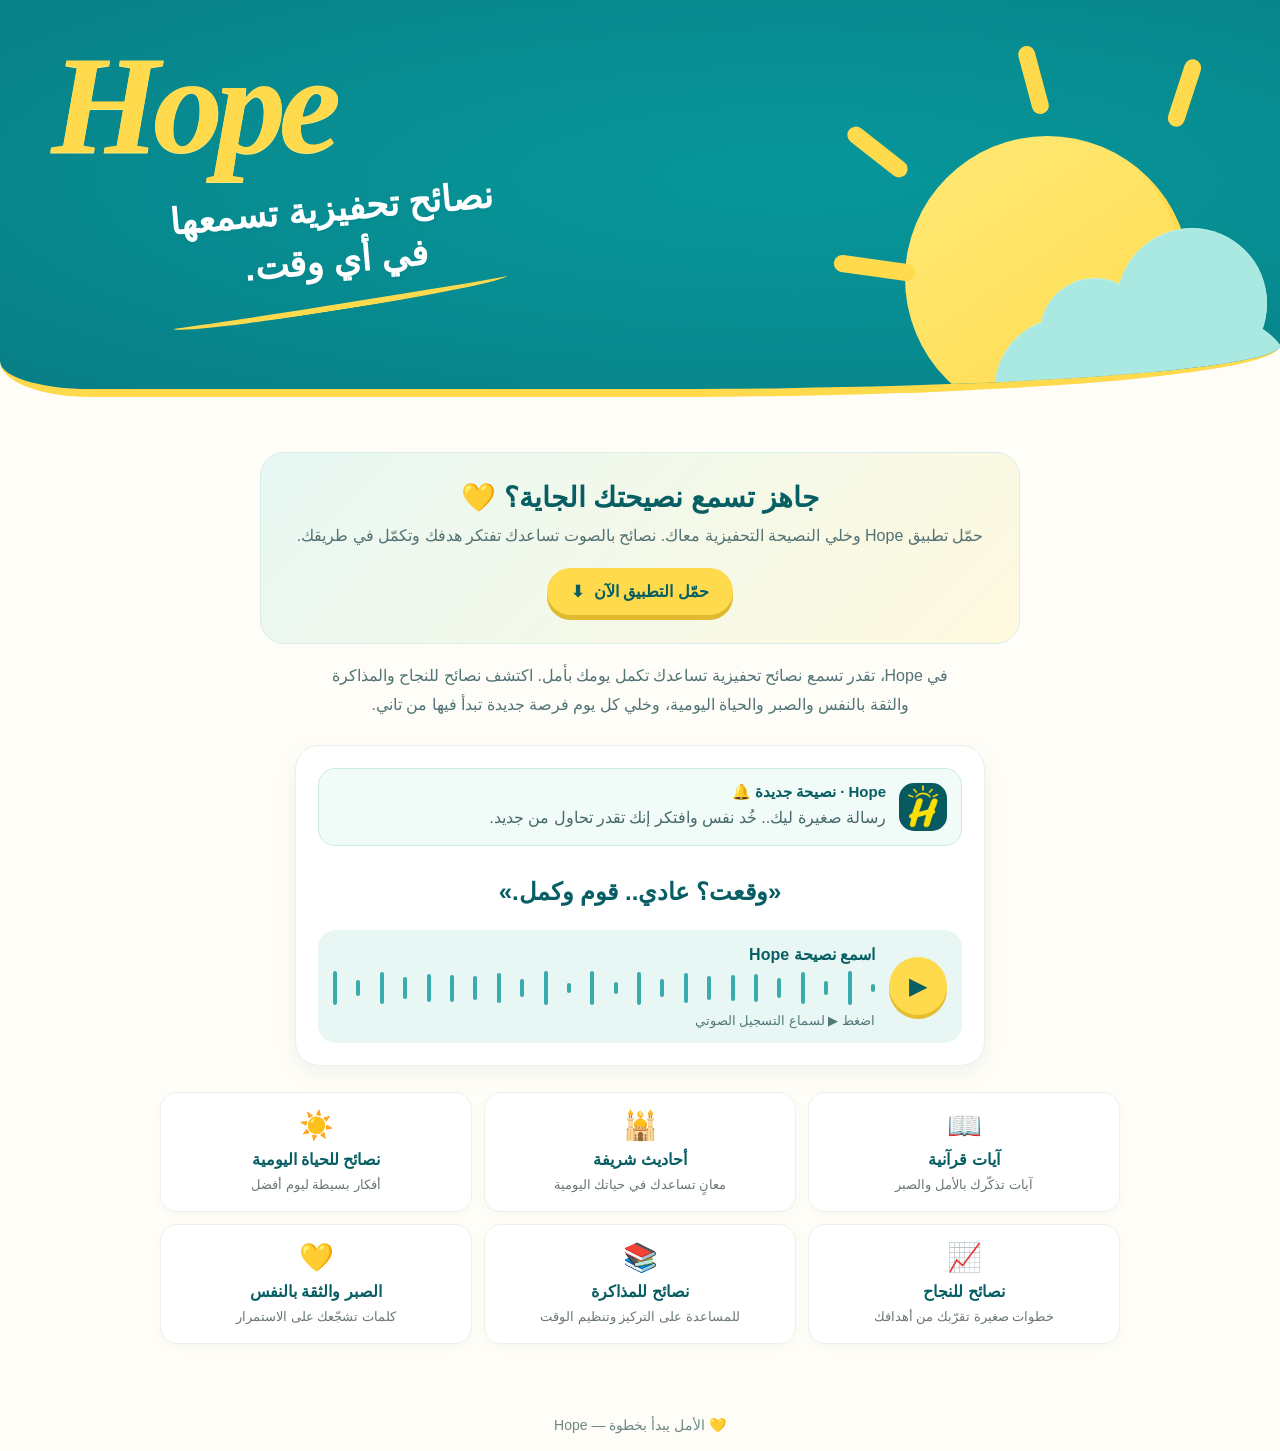
<file: index.html>
<!doctype html>
<html lang="ar" dir="rtl">
<head>
  <meta charset="utf-8">
  <meta name="viewport" content="width=device-width, initial-scale=1">

  <title>نصائح تحفيزية _Hope</title>

  <meta name="description" content="Hope - نصائح تحفيزية تسمعها في أي وقت. نصائح بالصوت عن النجاح والمذاكرة والصبر والثقة بالنفس والحياة اليومية. حمّل تطبيق Hope وخلي الأمل معاك دائمًا.">

  <meta name="robots" content="index, follow">
  <meta name="application-name" content="Hope">
  <meta name="author" content="Hope">

  <meta name="google-site-verification" content="Atxtpsn2oq3HtmXTFNJQakOCsaA4qLwp1TX1oa8ejLM">

  <link rel="canonical" href="https://hope-amal-app.github.io/hope-website/">

  <link rel="icon" type="image/png" sizes="512x512" href="./favicon.png">
  <link rel="shortcut icon" href="./favicon.ico">
  <link rel="apple-touch-icon" href="./favicon.png">

  <link rel="stylesheet" href="./hope.css">

  <meta name="theme-color" content="#07818B">

  <meta property="og:type" content="website">
  <meta property="og:locale" content="ar_EG">
  <meta property="og:site_name" content="Hope">
  <meta property="og:title" content="نصائح تحفيزية _Hope">
  <meta property="og:description" content="اكتشف Hope، تطبيق نصائح تحفيزية بالصوت تساعدك تكمل يومك بأمل وتسعى لهدفك.">
  <meta property="og:url" content="https://hope-amal-app.github.io/hope-website/">
  <meta property="og:image" content="https://hope-amal-app.github.io/hope-website/hope-logo.jpg">

  <meta name="twitter:card" content="summary">
  <meta name="twitter:title" content="نصائح تحفيزية _Hope">
  <meta name="twitter:description" content="نصائح تحفيزية تسمعها في أي وقت مع تطبيق Hope.">
  <meta name="twitter:image" content="https://hope-amal-app.github.io/hope-website/hope-logo.jpg">
</head>

<body>

  <header class="hero">
    <div class="hero-copy">
      <p class="brand" dir="ltr">Hope</p>
      <p class="tagline">نصائح تحفيزية تسمعها<br>في أي وقت.</p>
    </div>

    <div class="sun" aria-hidden="true">
      <i class="ray r1"></i>
      <i class="ray r2"></i>
      <i class="ray r3"></i>
      <i class="ray r4"></i>
    </div>

    <div class="cloud" aria-hidden="true"></div>
  </header>

  <main>

    <!-- قسم التحميل تحت الخط الأصفر مباشرة -->
    <section class="download-app" aria-label="تحميل تطبيق Hope">

      <h2>جاهز تسمع نصيحتك الجاية؟ 💛</h2>

      <p>
        حمّل تطبيق Hope وخلي النصيحة التحفيزية معاك.
        نصائح بالصوت تساعدك تفتكر هدفك وتكمّل في طريقك.
      </p>

      <a
        class="download-btn"
        href="https://github.com/hope-amal-app/hope-website/releases/download/v1.0.2/app-release.apk"
        rel="noopener noreferrer"
        download="Hope.apk"
      >
        حمّل التطبيق الآن <span aria-hidden="true">⬇</span>
      </a>

    </section>

    <!-- مقدمة الموقع -->
    <section aria-label="مقدمة عن تطبيق Hope">

      <h1>نصيحتك مش بس هتقراها.. هتسمعها كمان 💛</h1>

      <p class="intro">
        في Hope، تقدر تسمع نصائح تحفيزية تساعدك تكمل يومك بأمل.
        اكتشف نصائح للنجاح والمذاكرة والثقة بالنفس والصبر والحياة اليومية،
        وخلي كل يوم فرصة جديدة تبدأ فيها من تاني.
      </p>

    </section>

    <!-- مثال على إشعار ونصيحة صوتية -->
    <section class="feature" aria-label="مثال على نصيحة تحفيزية صوتية">

      <div class="notification">
        <div class="appicon">
          <img src="./hope-logo.jpg" alt="شعار تطبيق Hope">
        </div>

        <div>
          <div class="notif-title">Hope · نصيحة جديدة 🔔</div>
          <div class="notif-text">
            رسالة صغيرة ليك.. خُد نفس وافتكر إنك تقدر تحاول من جديد.
          </div>
        </div>
      </div>

      <p class="quote">«وقعت؟ عادي.. قوم وكمل.»</p>

      <div class="audio-row">

        <button
          class="play"
          id="playBtn"
          aria-label="تشغيل النصيحة الصوتية"
          title="تشغيل النصيحة"
          type="button"
        >▶</button>

        <div class="audio-info">
          <div class="audio-title">اسمع نصيحة Hope</div>
          <div class="wave" aria-hidden="true" id="wave"></div>

          <div class="status" id="status">
            اضغط ▶ لسماع التسجيل الصوتي
          </div>

          <audio
            id="hopeAudio"
            preload="metadata"
            src="./audioContinue1.wav"
          ></audio>
        </div>

      </div>

    </section>

    <!-- أنواع النصائح -->
    <section class="categories" aria-label="أنواع النصائح في التطبيق">

      <div class="cat">
        <div class="emoji" aria-hidden="true">📖</div>
        <strong>آيات قرآنية</strong>
        <small>آيات تذكّرك بالأمل والصبر</small>
      </div>

      <div class="cat">
        <div class="emoji" aria-hidden="true">🕌</div>
        <strong>أحاديث شريفة</strong>
        <small>معانٍ تساعدك في حياتك اليومية</small>
      </div>

      <div class="cat">
        <div class="emoji" aria-hidden="true">☀️</div>
        <strong>نصائح للحياة اليومية</strong>
        <small>أفكار بسيطة ليوم أفضل</small>
      </div>

      <div class="cat">
        <div class="emoji" aria-hidden="true">📈</div>
        <strong>نصائح للنجاح</strong>
        <small>خطوات صغيرة تقرّبك من أهدافك</small>
      </div>

      <div class="cat">
        <div class="emoji" aria-hidden="true">📚</div>
        <strong>نصائح للمذاكرة</strong>
        <small>للمساعدة على التركيز وتنظيم الوقت</small>
      </div>

      <div class="cat">
        <div class="emoji" aria-hidden="true">💛</div>
        <strong>الصبر والثقة بالنفس</strong>
        <small>كلمات تشجّعك على الاستمرار</small>
      </div>

    </section>

  </main>

  <footer>
    💛 الأمل يبدأ بخطوة — Hope
  </footer>

  <script src="./hope.js" defer></script>

</body>
</html>
</file>
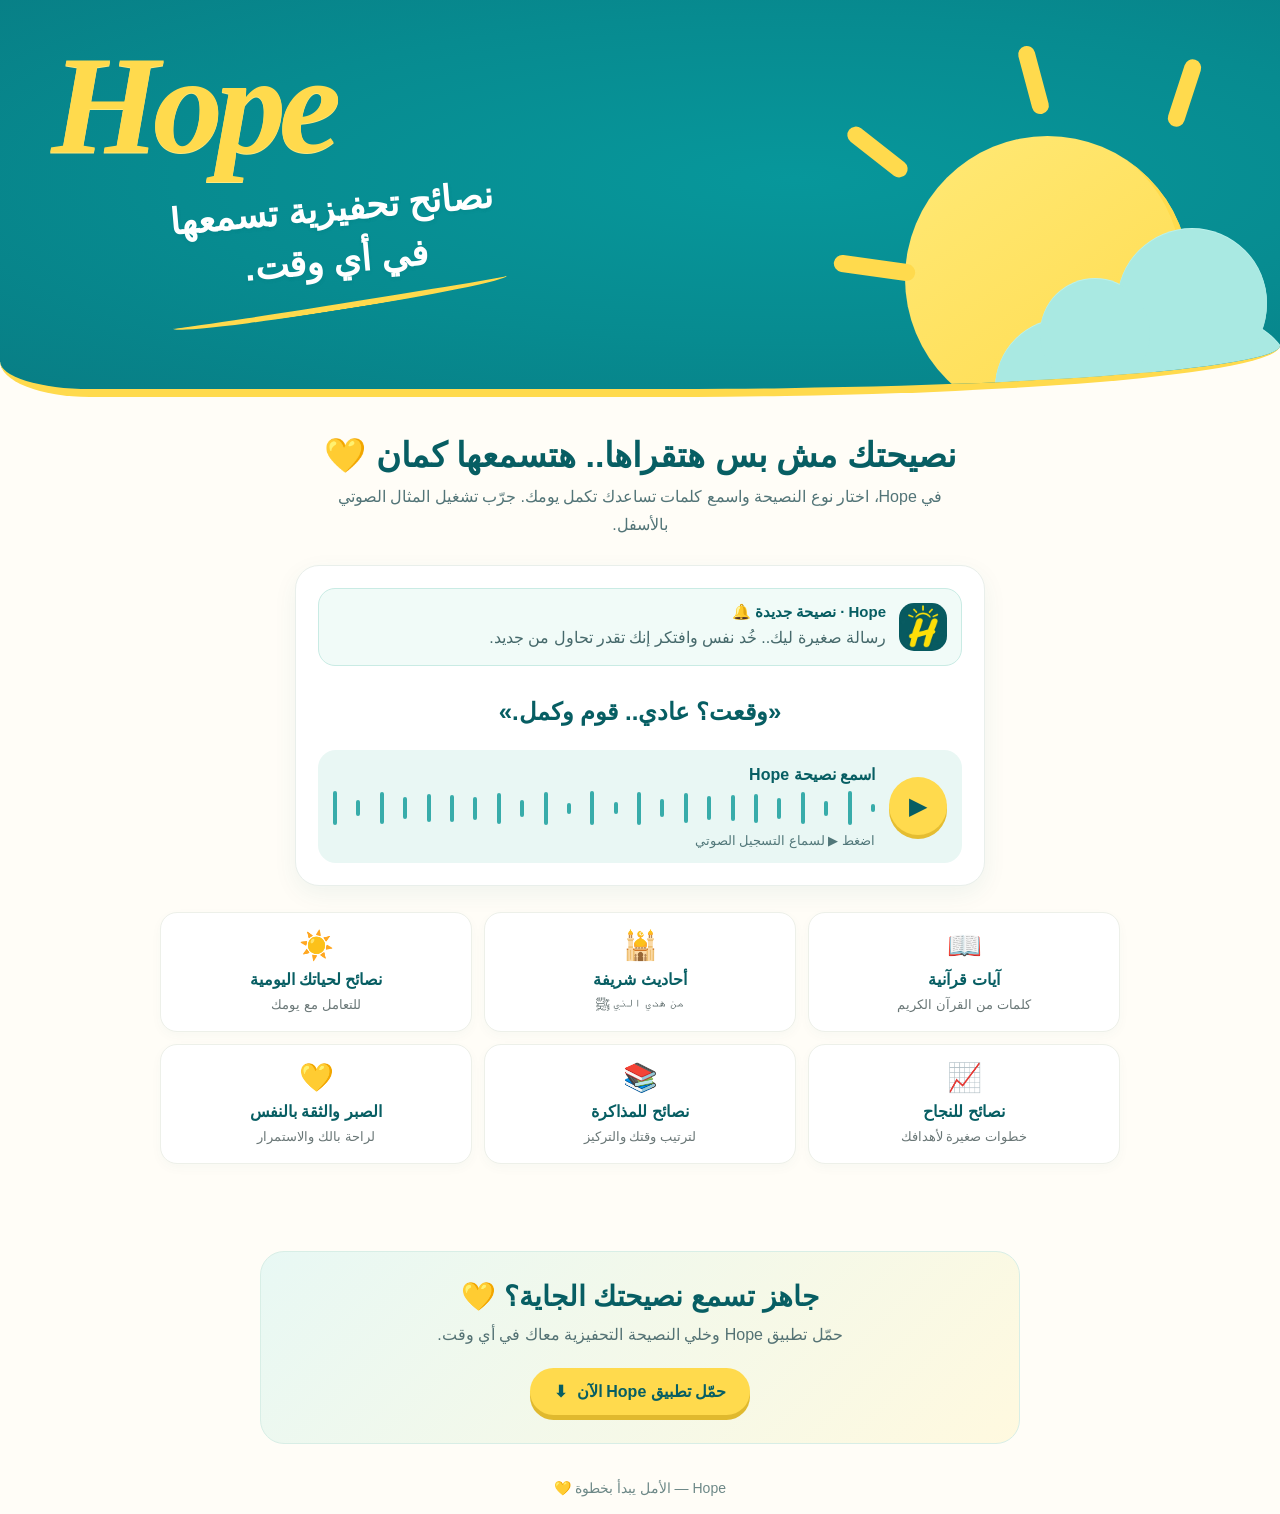
<file: index.html.html>
<!doctype html>
<html lang="ar" dir="rtl">
<head>
<meta charset="utf-8">
<meta name="viewport" content="width=device-width, initial-scale=1">
<title>Hope — نصيحتك بالصوت</title>
<link rel="stylesheet" href="hope.css">
</head>
<body>
<header class="hero">
  <div class="hero-copy">
    <p class="brand">Hope</p>
    <p class="tagline">نصائح تحفيزية تسمعها<br>في أي وقت.</p>
  </div>
  <div class="sun" aria-hidden="true"><i class="ray r1"></i><i class="ray r2"></i><i class="ray r3"></i><i class="ray r4"></i></div>
  <div class="cloud" aria-hidden="true"></div>
</header>
<main>
  <h2>نصيحتك مش بس هتقراها.. هتسمعها كمان 💛</h2>
  <p class="intro">في Hope، اختار نوع النصيحة واسمع كلمات تساعدك تكمل يومك. جرّب تشغيل المثال الصوتي بالأسفل.</p>
  <section class="feature" aria-label="مثال نصيحة صوتية">
    <div class="notification">
      <div class="appicon"><img src="hope-logo.jpg" alt="شعار Hope"></div>
      <div>
        <div class="notif-title">Hope · نصيحة جديدة 🔔</div>
        <div class="notif-text">رسالة صغيرة ليك.. خُد نفس وافتكر إنك تقدر تحاول من جديد.</div>
      </div>
    </div>
    <p class="quote">«وقعت؟ عادي.. قوم وكمل.»</p>
    <div class="audio-row">
      <button class="play" id="playBtn" aria-label="تشغيل النصيحة الصوتية" title="تشغيل النصيحة">▶</button>
      <div class="audio-info">
        <div class="audio-title">اسمع نصيحة Hope</div>
        <div class="wave" aria-hidden="true" id="wave"></div>
        <div class="status" id="status">اضغط ▶ لسماع التسجيل الصوتي</div>
        <audio id="hopeAudio" preload="metadata" src="audioContinue1.wav"></audio>
      </div>
    </div>
  </section>
  <section class="categories" aria-label="أنواع النصائح">
    <div class="cat"><div class="emoji">📖</div><strong>آيات قرآنية</strong><small>كلمات من القرآن الكريم</small></div>
    <div class="cat"><div class="emoji">🕌</div><strong>أحاديث شريفة</strong><small>من هدي النبي ﷺ</small></div>
    <div class="cat"><div class="emoji">☀️</div><strong>نصائح لحياتك اليومية</strong><small>للتعامل مع يومك</small></div>
    <div class="cat"><div class="emoji">📈</div><strong>نصائح للنجاح</strong><small>خطوات صغيرة لأهدافك</small></div>
    <div class="cat"><div class="emoji">📚</div><strong>نصائح للمذاكرة</strong><small>لترتيب وقتك والتركيز</small></div>
    <div class="cat"><div class="emoji">💛</div><strong>الصبر والثقة بالنفس</strong><small>لراحة بالك والاستمرار</small></div>
  </section>
</main>
  <section class="download-app" aria-label="تحميل تطبيق Hope">
    <h2>جاهز تسمع نصيحتك الجاية؟ 💛</h2>
    <p>حمّل تطبيق Hope وخلي النصيحة التحفيزية معاك في أي وقت.</p>
    <a class="download-btn" href="app-release.apk" rel="noopener noreferrer" download>حمّل تطبيق Hope الآن <span aria-hidden="true">⬇</span></a>
  </section>
<footer>Hope — الأمل يبدأ بخطوة 💛</footer>
<script src="hope.js" defer></script>
</body>
</html>
</file>
<file: hope.css>
:root {
  --teal: #078b91;
  --deep: #075e63;
  --yellow: #ffda4d;
  --cream: #fffdf7;
  --mint: #a9e9e2;
}

* {
  box-sizing: border-box;
}

body {
  margin: 0;
  background: var(--cream);
  font-family: Tahoma, Arial, sans-serif;
  color: var(--deep);
}

.hero {
  position: relative;
  isolation: isolate;
  overflow: hidden;
  min-height: 360px;
  padding: 36px 4% 78px;
  background: radial-gradient(
    ellipse at 62% 46%,
    #07979b 0%,
    #078b90 55%,
    #087e85 100%
  );
  color: #fff;
  border-bottom: 8px solid var(--yellow);
  border-radius: 0 0 48% 7% / 0 0 13% 9%;
}

.hero-copy {
  position: relative;
  z-index: 4;
  width: 52%;
  text-align: left;
  margin-left: 0;
  margin-right: auto;
  padding-top: 0;
  direction: ltr;
}

.brand {
  font-family: "Brush Script MT", "Segoe Script", "URW Chancery L", cursive;
  font-weight: 900;
  font-style: italic;
  font-size: clamp(72px, 13vw, 140px);
  color: var(--yellow);
  letter-spacing: -7px;
  margin: 0 0 2px;
  line-height: .98;
  white-space: nowrap;
  text-shadow: 0 1px 0 #ffe87b;
}

.tagline {
  direction: rtl;
  font-size: clamp(20px, 3.4vw, 36px);
  font-weight: bold;
  margin: 10px 0 0 8%;
  max-width: 470px;
  line-height: 1.45;
  text-align: center;
  transform: rotate(-5deg);
  text-shadow: 0 2px 3px #006d7220;
}

.tagline:after {
  content: "";
  display: block;
  width: 72%;
  height: 9px;
  margin: 8px auto 0;
  border-bottom: 6px solid var(--yellow);
  border-radius: 50%;
  transform: rotate(-4deg);
}

.sun {
  position: absolute;
  z-index: 1;
  right: 7%;
  top: 136px;
  width: clamp(170px, 25vw, 285px);
  aspect-ratio: 1;
  border-radius: 50%;
  background: linear-gradient(145deg, #ffe976, #ffdb4d);
  box-shadow: inset -8px -6px 0 #ffdb4d;
}

.ray {
  position: absolute;
  width: 17px;
  height: 70px;
  border-radius: 12px;
  background: var(--yellow);
  z-index: 1;
}

.r1 {
  top: -91px;
  left: 42%;
  transform: rotate(-15deg);
}

.r2 {
  top: -78px;
  right: -1%;
  transform: rotate(18deg);
}

.r3 {
  top: 32%;
  right: calc(100% + 22px);
  height: 82px;
  transform: rotate(98deg);
}

.r4 {
  top: -20px;
  left: -36px;
  height: 72px;
  transform: rotate(-52deg);
}

.cloud {
  position: absolute;
  z-index: 2;
  bottom: 0;
  right: -15px;
  width: 300px;
  height: 70px;
  background: #a9e9e2;
  border-radius: 100px 100px 0 0;
  filter: drop-shadow(0 -1px 0 #baf1eb);
}

.cloud:before,
.cloud:after {
  content: "";
  position: absolute;
  bottom: 10px;
  background: #a9e9e2;
  border-radius: 50%;
}

.cloud:before {
  width: 150px;
  height: 150px;
  right: 28px;
}

.cloud:after {
  width: 110px;
  height: 110px;
  right: 145px;
  bottom: 0;
}

main {
  max-width: 1000px;
  margin: -5px auto 0;
  padding: 28px 20px 55px;
}

/* عنوان SEO مخفي بصريًا دون تغيير تصميم الموقع */
main h1 {
  position: absolute;
  width: 1px;
  height: 1px;
  padding: 0;
  margin: -1px;
  overflow: hidden;
  clip: rect(0, 0, 0, 0);
  white-space: nowrap;
  border: 0;
}

h2 {
  text-align: center;
  font-size: clamp(24px, 4vw, 34px);
  margin: 15px 0 8px;
}

.intro {
  text-align: center;
  color: #527477;
  line-height: 1.8;
  margin: 0 auto 25px;
  max-width: 650px;
}

.feature {
  background: white;
  border: 1px solid #e9efeb;
  border-radius: 24px;
  padding: 22px;
  box-shadow: 0 8px 24px #075e6310;
  max-width: 690px;
  margin: 0 auto;
}

.notification {
  display: flex;
  gap: 13px;
  align-items: center;
  background: #f1fbf8;
  border: 1px solid #c9ebe4;
  border-radius: 17px;
  padding: 14px;
}

.appicon {
  flex: 0 0 48px;
  height: 48px;
  border-radius: 15px;
  overflow: hidden;
  background: var(--teal);
  display: grid;
  place-items: center;
}

.appicon img {
  width: 100%;
  height: 100%;
  object-fit: cover;
  display: block;
}

.notif-title {
  font-weight: bold;
  font-size: 15px;
  margin-bottom: 4px;
}

.notif-text {
  color: #46696b;
  line-height: 1.6;
}

.label {
  font-size: 13px;
  color: #6a8888;
  margin: 0 0 10px;
}

.quote {
  font-size: clamp(19px, 3vw, 24px);
  line-height: 1.9;
  text-align: center;
  font-weight: bold;
  margin: 23px 0 15px;
}

.audio-row {
  display: flex;
  align-items: center;
  gap: 14px;
  background: #e9f7f4;
  border-radius: 18px;
  padding: 15px;
}

.play {
  border: 0;
  border-radius: 50%;
  width: 58px;
  height: 58px;
  flex-shrink: 0;
  background: var(--yellow);
  color: var(--deep);
  font-size: 24px;
  cursor: pointer;
  box-shadow: 0 4px 0 #e5bd31;
}

.play:hover {
  transform: translateY(-1px);
}

.play:focus-visible {
  outline: 3px solid var(--deep);
  outline-offset: 3px;
}

.audio-info {
  flex: 1;
  min-width: 0;
}

.audio-title {
  font-weight: bold;
  margin-bottom: 7px;
}

.wave {
  height: 35px;
  display: flex;
  align-items: center;
  justify-content: space-between;
  gap: 3px;
}

.wave span {
  display: block;
  width: 4px;
  border-radius: 8px;
  background: #0b9997;
  height: var(--h);
  opacity: .8;
}

.status {
  font-size: 13px;
  color: #517779;
  margin-top: 7px;
}

.categories {
  display: grid;
  grid-template-columns: repeat(3, minmax(0, 1fr));
  gap: 12px;
  margin-top: 26px;
}

.cat {
  background: white;
  border: 1px solid #edf0e9;
  border-radius: 17px;
  padding: 16px 10px;
  text-align: center;
  box-shadow: 0 4px 12px #075e6308;
}

.cat .emoji {
  font-size: 28px;
  margin-bottom: 8px;
}

.cat strong {
  display: block;
  font-size: 16px;
  margin-bottom: 5px;
}

.cat small {
  color: #6a7777;
  line-height: 1.6;
}

footer {
  text-align: center;
  color: #6d8887;
  padding: 18px;
  font-size: 14px;
}

.download-app {
  margin: 32px auto 18px;
  max-width: 760px;
  text-align: center;
  padding: 28px 18px;
  background: linear-gradient(135deg, #e8f8f4, #fff9df);
  border: 1px solid #d8eee6;
  border-radius: 24px;
}

.download-app h2 {
  color: var(--deep);
  margin: 0 0 8px;
  font-size: clamp(21px, 3vw, 28px);
}

.download-app p {
  color: #547274;
  line-height: 1.8;
  margin: 0 0 18px;
}

.download-btn {
  display: inline-flex;
  align-items: center;
  justify-content: center;
  gap: 10px;
  background: var(--yellow);
  color: var(--deep);
  font-weight: 800;
  text-decoration: none;
  padding: 14px 24px;
  border-radius: 999px;
  box-shadow: 0 5px 0 #e0b92e;
  transition: transform .15s ease;
}

.download-btn:hover {
  transform: translateY(-2px);
}

.download-btn:focus-visible {
  outline: 3px solid var(--deep);
  outline-offset: 4px;
}

@media (max-width: 580px) {
  .hero {
    min-height: 290px;
    padding: 23px 5% 65px;
  }

  .hero-copy {
    width: 70%;
    margin-right: auto;
    margin-left: 0;
  }

  .brand {
    font-size: clamp(56px, 15vw, 86px);
    letter-spacing: -4px;
  }

  .tagline {
    font-size: clamp(17px, 4.5vw, 23px);
    margin: 12px 0 0 0;
    line-height: 1.5;
  }

  .sun {
    width: 140px;
    top: 116px;
    right: -24px;
  }

  .ray {
    width: 10px;
    height: 38px;
  }

  .r1 {
    top: -48px;
  }

  .r2 {
    top: -42px;
    right: 0;
  }

  .r3 {
    right: calc(100% + 5px);
    height: 42px;
  }

  .r4 {
    top: -8px;
    left: -22px;
    height: 40px;
  }

  .cloud {
    width: 180px;
    height: 42px;
  }

  .cloud:before {
    width: 95px;
    height: 95px;
    right: 20px;
  }

  .cloud:after {
    width: 70px;
    height: 70px;
    right: 90px;
  }

  .categories {
    grid-template-columns: repeat(2, minmax(0, 1fr));
  }

  .feature {
    padding: 15px;
  }

  .audio-row {
    gap: 10px;
    padding: 12px;
  }
}
</file>
